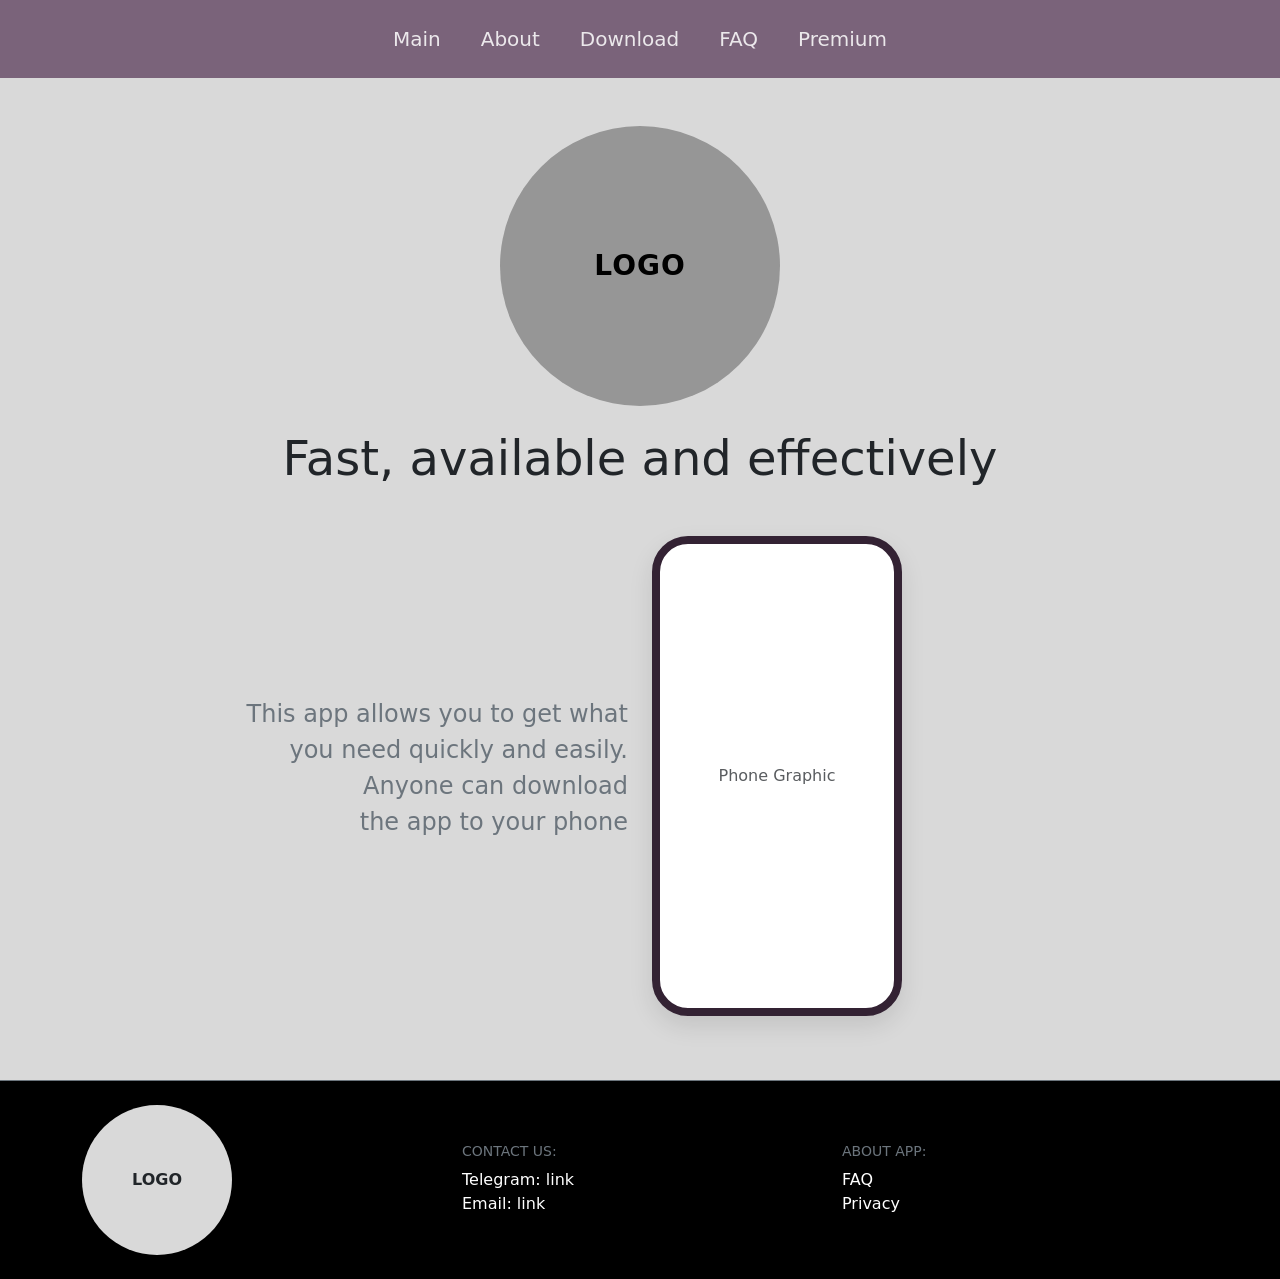
<file: index.html>
<!DOCTYPE html>
<html lang="uk" class="h-100">
<head>
    <meta charset="UTF-8">
    <meta name="viewport" content="width=device-width, initial-scale=1.0">
    <title>Головна - Мобільний додаток</title>
    <meta name="description" content="Швидкий, доступний та ефективний мобільний додаток для ваших щоденних потреб. Завантажуйте прямо зараз.">
    <link rel="shortcut icon" href="images/favicon.ico" type="image/x-icon">
    <link href="https://cdn.jsdelivr.net/npm/bootstrap@5.3.2/dist/css/bootstrap.min.css" rel="stylesheet">
    <link rel="stylesheet" href="css/style.css">
</head>
<body class="d-flex flex-column h-100 logo-bg">

    <nav class="navbar navbar-expand-lg navbar-dark custom-nav py-3">
        <div class="container justify-content-center position-relative">
            <ul class="navbar-nav flex-row gap-4 fs-5 mx-auto">
    		<li class="nav-item"><a class="nav-link" href="index.html">Main</a></li>
    		<li class="nav-item"><a class="nav-link" href="about.html">About</a></li>
   		<li class="nav-item"><a class="nav-link" href="download.html">Download</a></li>
    		<li class="nav-item"><a class="nav-link" href="faq.html">FAQ</a></li>
    		<li class="nav-item"><a class="nav-link" href="premium.html">Premium</a></li>
	    </ul>
        </div>
    </nav>

    <main class="flex-shrink-0 my-auto container text-center">
        <div class="row align-items-center justify-content-center py-5">
            <div class="col-12 mb-4">
                <div class="main-logo-circle d-flex align-items-center justify-content-center mx-auto text-uppercase fw-bold fs-3">
                    Logo
                </div>
            </div>
            
            <div class="col-12 mb-4">
                <h1 class="display-5 fw-normal text-dark text-center">Fast, available and effectively</h1>
            </div>

            <div class="col-md-5 text-md-end text-center my-3">
                <p class="fs-4 text-secondary lh-base">
                    This app allows you to get what<br>
                    you need quickly and easily.<br>
                    Anyone can download<br>
                    the app to your phone
                </p>
            </div>
            
            <div class="col-md-5 text-md-start text-center my-3">
                <div class="phone-mockup mx-auto mx-md-0 d-flex align-items-center justify-content-center">
                    <span class="text-muted">Phone Graphic</span>
                </div>
            </div>
        </div>
    </main>

    <footer class="footer mt-auto py-4 bg-black text-white border-top border-secondary">
        <div class="container">
            <div class="row align-items-center text-center text-md-start">
                <div class="col-md-4 mb-3 mb-md-0 d-flex justify-content-center justify-content-md-start">
                    <div class="footer-logo-circle d-flex align-items-center justify-content-center text-uppercase fw-bold text-dark">
                        Logo
                    </div>
                </div>
                <div class="col-md-4 mb-3 mb-md-0">
                    <h2 class="text-secondary small text-uppercase mb-2">Contact us:</h2>
                    <ul class="list-unstyled mb-0">
                        <li><a href="https://t.me/example" class="text-white text-decoration-none">Telegram: link</a></li>
                        <li><a href="mailto:info@example.com" class="text-white text-decoration-none">Email: link</a></li>
                    </ul>
                </div>
                <div class="col-md-4">
                    <h2 class="text-secondary small text-uppercase mb-2">About app:</h2>
                    <ul class="list-unstyled mb-0">
                        <li><a href="#" class="text-white text-decoration-none">FAQ</a></li>
                        <li><a href="#" class="text-white text-decoration-none">Privacy</a></li>
                    </ul>
                </div>
            </div>
        </div>
    </footer>

    <script src="https://cdn.jsdelivr.net/npm/bootstrap@5.3.2/dist/js/bootstrap.bundle.min.js"></script>
</body>
</html>
</file>
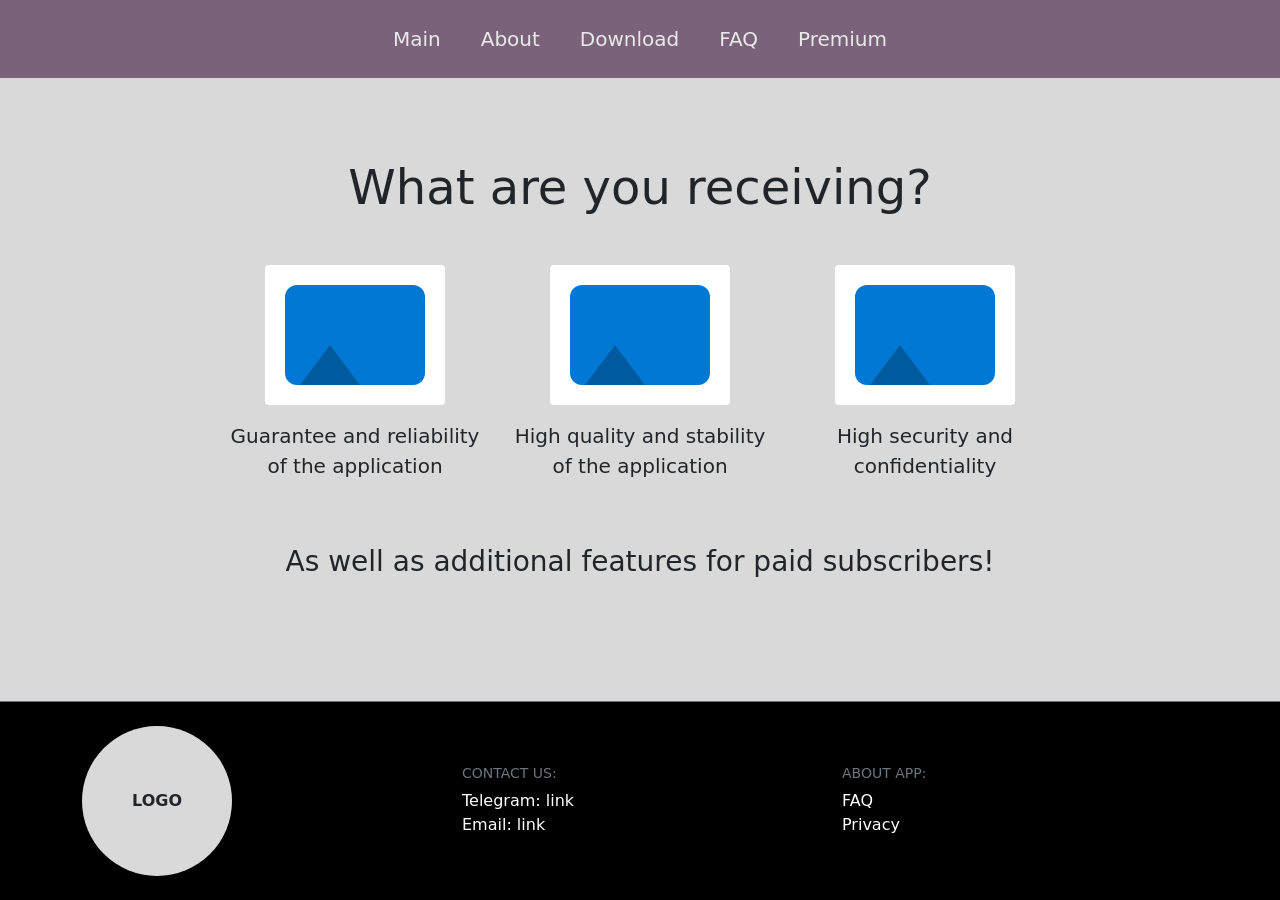
<file: about.html>
<!DOCTYPE html>
<html lang="uk" class="h-100">
<head>
    <meta charset="UTF-8">
    <meta name="viewport" content="width=device-width, initial-scale=1.0">
    <title>Про нас - переваги додатку</title>
    <meta name="description" content="Дізнайтеся про ключові переваги нашого продукту: надійність, висока якість, стабільність та абсолютна конфіденційність.">
    <link rel="shortcut icon" href="images/favicon.ico" type="image/x-icon">
    <link href="https://cdn.jsdelivr.net/npm/bootstrap@5.3.2/dist/css/bootstrap.min.css" rel="stylesheet">
    <link rel="stylesheet" href="css/style.css">
</head>
<body class="d-flex flex-column h-100 logo-bg">

    <nav class="navbar navbar-expand-lg navbar-dark custom-nav py-3">
        <div class="container justify-content-center position-relative">
            <ul class="navbar-nav flex-row gap-4 fs-5 mx-auto">
    		<li class="nav-item"><a class="nav-link" href="index.html">Main</a></li>
    		<li class="nav-item"><a class="nav-link" href="about.html">About</a></li>
   		<li class="nav-item"><a class="nav-link" href="download.html">Download</a></li>
    		<li class="nav-item"><a class="nav-link" href="faq.html">FAQ</a></li>
    		<li class="nav-item"><a class="nav-link" href="premium.html">Premium</a></li>
	    </ul>
        </div>
    </nav>

    <main class="flex-shrink-0 my-auto container text-center py-5">
        <h1 class="display-5 fw-normal text-dark mb-5">What are you receiving?</h1>
        
        <div class="row justify-content-center g-4 mb-5">
            <div class="col-md-4 col-lg-3">
                <div class="card h-100 bg-transparent border-0 align-items-center text-center">
                    <div class="feature-image-placeholder mb-3 d-flex align-items-center justify-content-center">
                        <div class="mock-img"></div>
                    </div>
                    <p class="fs-5 text-dark">Guarantee and reliability of the application</p>
                </div>
            </div>
            <div class="col-md-4 col-lg-3">
                <div class="card h-100 bg-transparent border-0 align-items-center text-center">
                    <div class="feature-image-placeholder mb-3 d-flex align-items-center justify-content-center">
                        <div class="mock-img"></div>
                    </div>
                    <p class="fs-5 text-dark">High quality and stability of the application</p>
                </div>
            </div>
            <div class="col-md-4 col-lg-3">
                <div class="card h-100 bg-transparent border-0 align-items-center text-center">
                    <div class="feature-image-placeholder mb-3 d-flex align-items-center justify-content-center">
                        <div class="mock-img"></div>
                    </div>
                    <p class="fs-5 text-dark">High security and confidentiality</p>
                </div>
            </div>
        </div>

        <div class="row mt-4">
            <div class="col-12">
                <h2 class="h3 fw-normal text-dark">As well as additional features for paid subscribers!</h2>
            </div>
        </div>
    </main>

    <footer class="footer mt-auto py-4 bg-black text-white border-top border-secondary">
        <div class="container">
            <div class="row align-items-center text-center text-md-start">
                <div class="col-md-4 mb-3 mb-md-0 d-flex justify-content-center justify-content-md-start">
                    <div class="footer-logo-circle d-flex align-items-center justify-content-center text-uppercase fw-bold text-dark">Logo</div>
                </div>
                <div class="col-md-4 mb-3 mb-md-0">
                    <h2 class="text-secondary small text-uppercase mb-2">Contact us:</h2>
                    <ul class="list-unstyled mb-0">
                        <li><a href="#" class="text-white text-decoration-none">Telegram: link</a></li>
                        <li><a href="#" class="text-white text-decoration-none">Email: link</a></li>
                    </ul>
                </div>
                <div class="col-md-4">
                    <h2 class="text-secondary small text-uppercase mb-2">About app:</h2>
                    <ul class="list-unstyled mb-0">
                        <li><a href="#" class="text-white text-decoration-none">FAQ</a></li>
                        <li><a href="#" class="text-white text-decoration-none">Privacy</a></li>
                    </ul>
                </div>
            </div>
        </div>
    </footer>

    <script src="https://cdn.jsdelivr.net/npm/bootstrap@5.3.2/dist/js/bootstrap.bundle.min.js"></script>
</body>
</html>
</file>
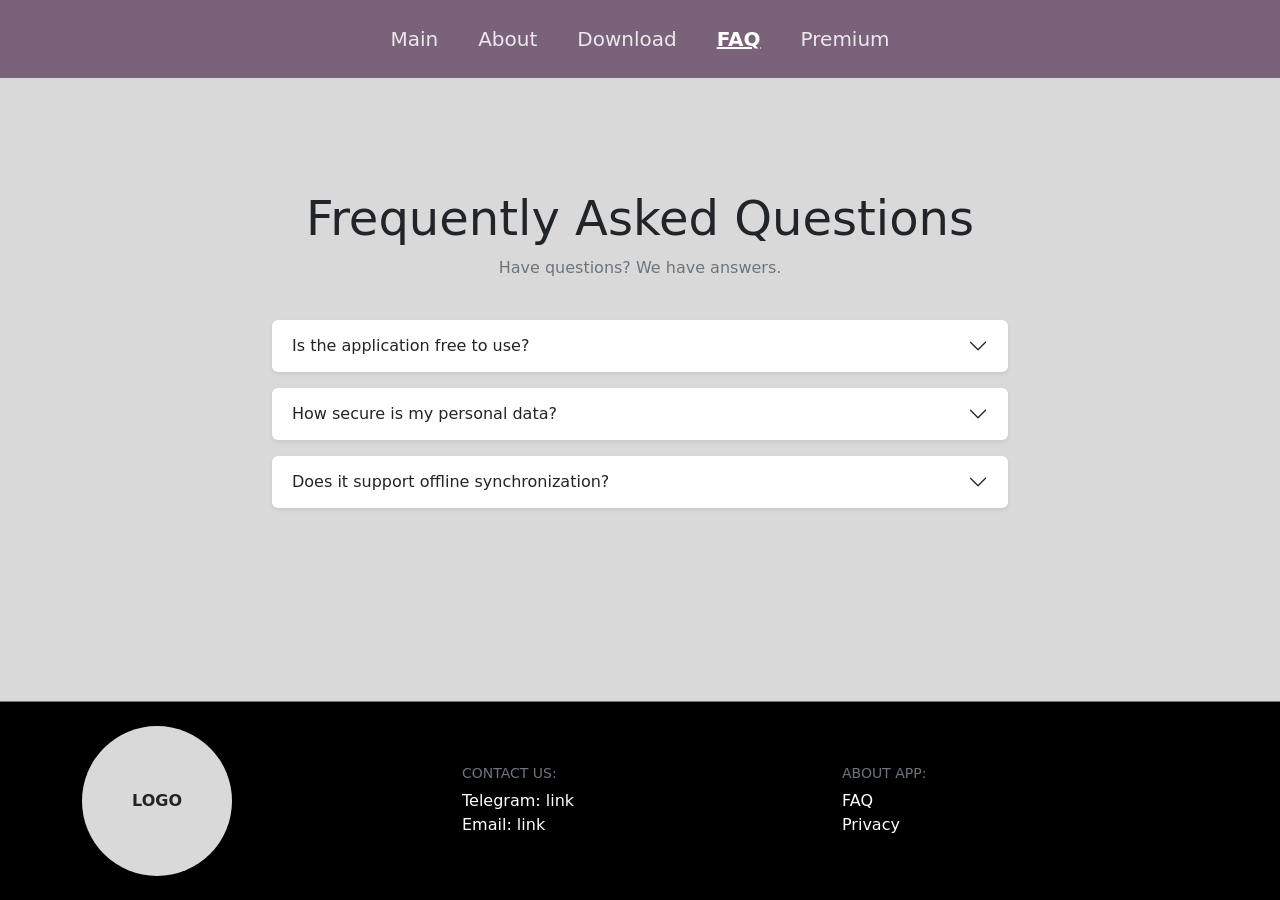
<file: faq.html>
<!DOCTYPE html>
<html lang="uk" class="h-100">
<head>
    <meta charset="UTF-8">
    <meta name="viewport" content="width=device-width, initial-scale=1.0">
    <title>FAQ - Часті питання про додаток</title>
    <meta name="description" content="Знайдіть відповіді на найпопулярніші запитання щодо встановлення, безпеки та використання нашого мобільного додатку.">
    <link rel="shortcut icon" href="images/favicon.ico" type="image/x-icon">
    <link href="https://cdn.jsdelivr.net/npm/bootstrap@5.3.2/dist/css/bootstrap.min.css" rel="stylesheet">
    <link rel="stylesheet" href="css/style.css">
</head>
<body class="d-flex flex-column h-100 logo-bg">

    <nav class="navbar navbar-expand-lg navbar-dark custom-nav py-3">
        <div class="container justify-content-center position-relative">
            <ul class="navbar-nav flex-row gap-4 fs-5 mx-auto">
                <li class="nav-item"><a class="nav-link" href="index.html">Main</a></li>
                <li class="nav-item"><a class="nav-link" href="about.html">About</a></li>
                <li class="nav-item"><a class="nav-link" href="download.html">Download</a></li>
                <li class="nav-item"><a class="nav-link active fw-bold text-decoration-underline" href="faq.html">FAQ</a></li>
                <li class="nav-item"><a class="nav-link" href="premium.html">Premium</a></li>
            </ul>
        </div>
    </nav>

    <main class="flex-shrink-0 my-auto container py-5">
        <div class="row justify-content-center">
            <div class="col-lg-8 text-center mb-4">
                <h1 class="display-5 fw-normal text-dark">Frequently Asked Questions</h1>
                <p class="text-secondary">Have questions? We have answers.</p>
            </div>
            
            <div class="col-lg-8 mx-auto">
                <div class="accordion custom-accordion" id="faqAccordion">
                    
                    <div class="accordion-item mb-3 border-0 bg-white rounded shadow-sm">
                        <h2 class="accordion-header" id="headingOne">
                            <button class="accordion-button collapsed fw-medium text-dark bg-transparent" type="button" data-bs-toggle="collapse" data-bs-target="#collapseOne" aria-expanded="false" aria-controls="collapseOne">
                                Is the application free to use?
                            </button>
                        </h2>
                        <div id="collapseOne" class="accordion-collapse collapse" aria-labelledby="headingOne" data-bs-parent="#faqAccordion">
                            <div class="accordion-body text-secondary">
                                Yes, the application is completely free to download and use for basic features on Android, iOS, Windows, and macOS. Extra functions are available via the Premium plan.
                            </div>
                        </div>
                    </div>

                    <div class="accordion-item mb-3 border-0 bg-white rounded shadow-sm">
                        <h2 class="accordion-header" id="headingTwo">
                            <button class="accordion-button collapsed fw-medium text-dark bg-transparent" type="button" data-bs-toggle="collapse" data-bs-target="#collapseTwo" aria-expanded="false" aria-controls="collapseTwo">
                                How secure is my personal data?
                            </button>
                        </h2>
                        <div id="collapseTwo" class="accordion-collapse collapse" aria-labelledby="headingTwo" data-bs-parent="#faqAccordion">
                            <div class="accordion-body text-secondary">
                                Security is our priority. We use end-to-end encryption to guarantee that all your data remains strictly confidential and protected from unauthorized access.
                            </div>
                        </div>
                    </div>

                    <div class="accordion-item mb-3 border-0 bg-white rounded shadow-sm">
                        <h2 class="accordion-header" id="headingThree">
                            <button class="accordion-button collapsed fw-medium text-dark bg-transparent" type="button" data-bs-toggle="collapse" data-bs-target="#collapseThree" aria-expanded="false" aria-controls="collapseThree">
                                Does it support offline synchronization?
                            </button>
                        </h2>
                        <div id="collapseThree" class="accordion-collapse collapse" aria-labelledby="headingThree" data-bs-parent="#faqAccordion">
                            <div class="accordion-body text-secondary">
                                Absolutely. The application caches your progress locally and seamlessly synchronizes with the cloud once your device establishes a stable internet connection.
                            </div>
                        </div>
                    </div>

                </div>
            </div>
        </div>
    </main>

    <footer class="footer mt-auto py-4 bg-black text-white border-top border-secondary">
        <div class="container">
            <div class="row align-items-center text-center text-md-start">
                <div class="col-md-4 mb-3 mb-md-0 d-flex justify-content-center justify-content-md-start">
                    <div class="footer-logo-circle d-flex align-items-center justify-content-center text-uppercase fw-bold text-dark">Logo</div>
                </div>
                <div class="col-md-4 mb-3 mb-md-0">
                    <h5 class="text-secondary small text-uppercase mb-2">Contact us:</h5>
                    <ul class="list-unstyled mb-0">
                        <li><a href="#" class="text-white text-decoration-none">Telegram: link</a></li>
                        <li><a href="#" class="text-white text-decoration-none">Email: link</a></li>
                    </ul>
                </div>
                <div class="col-md-4">
                    <h5 class="text-secondary small text-uppercase mb-2">About app:</h5>
                    <ul class="list-unstyled mb-0">
                        <li><a href="faq.html" class="text-white text-decoration-none">FAQ</a></li>
                        <li><a href="#" class="text-white text-decoration-none">Privacy</a></li>
                    </ul>
                </div>
            </div>
        </div>
    </footer>

    <script src="https://cdn.jsdelivr.net/npm/bootstrap@5.3.2/dist/js/bootstrap.bundle.min.js"></script>
</body>
</html>
</file>
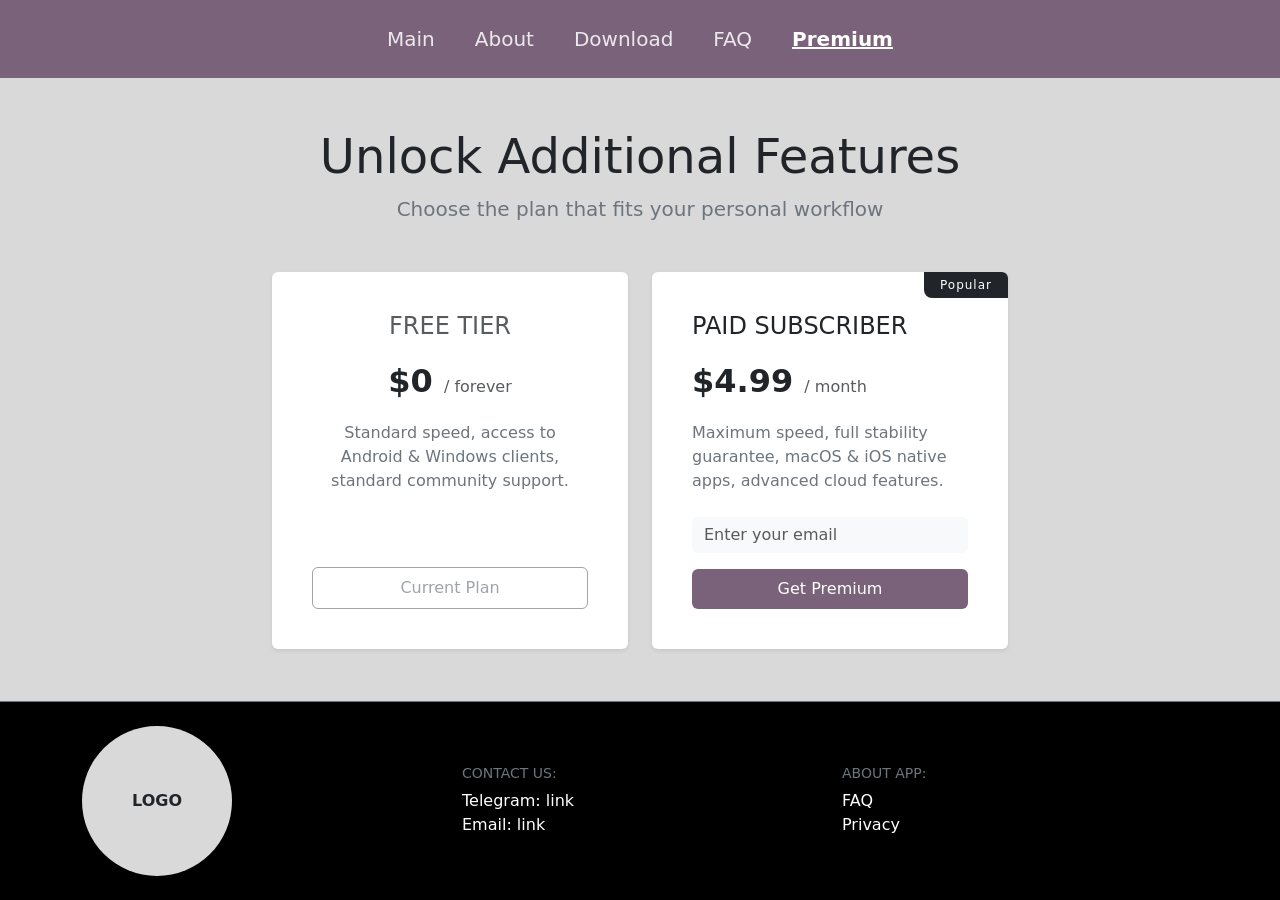
<file: premium.html>
<!DOCTYPE html>
<html lang="uk" class="h-100">
<head>
    <meta charset="UTF-8">
    <meta name="viewport" content="width=device-width, initial-scale=1.0">
    <title>Premium плани - Додаткові можливості</title>
    <meta name="description" content="Оберіть найкращий тарифний план та отримайте доступ до преміальних можливостей нашого мобільного додатку.">
    <link rel="shortcut icon" href="images/favicon.ico" type="image/x-icon">
    <link href="https://cdn.jsdelivr.net/npm/bootstrap@5.3.2/dist/css/bootstrap.min.css" rel="stylesheet">
    <link rel="stylesheet" href="css/style.css">
</head>
<body class="d-flex flex-column h-100 logo-bg">

    <nav class="navbar navbar-expand-lg navbar-dark custom-nav py-3">
        <div class="container justify-content-center position-relative">
            <ul class="navbar-nav flex-row gap-4 fs-5 mx-auto">
                <li class="nav-item"><a class="nav-link" href="index.html">Main</a></li>
                <li class="nav-item"><a class="nav-link" href="about.html">About</a></li>
                <li class="nav-item"><a class="nav-link" href="download.html">Download</a></li>
                <li class="nav-item"><a class="nav-link" href="faq.html">FAQ</a></li>
                <li class="nav-item"><a class="nav-link active fw-bold text-decoration-underline" href="premium.html">Premium</a></li>
            </ul>
        </div>
    </nav>

    <main class="flex-shrink-0 my-auto container py-5">
        <div class="text-center mb-5">
            <h1 class="display-5 fw-normal text-dark">Unlock Additional Features</h1>
            <p class="fs-5 text-secondary">Choose the plan that fits your personal workflow</p>
        </div>

        <div class="row justify-content-center g-4">
            <div class="col-md-5 col-lg-4">
                <div class="card h-100 border-0 rounded p-4 text-center bg-white shadow-sm">
                    <div class="card-body d-flex flex-column">
                        <h2 class="h4 fw-normal text-muted text-uppercase mb-3">Free Tier</h2>
                        <div class="fs-2 fw-bold text-dark mb-3">$0 <span class="fs-6 fw-light text-muted">/ forever</span></div>
                        <p class="text-secondary mb-4">Standard speed, access to Android & Windows clients, standard community support.</p>
                        <button type="button" class="btn btn-outline-secondary mt-auto w-100 py-2" disabled>Current Plan</button>
                    </div>
                </div>
            </div>

            <div class="col-md-5 col-lg-4">
                <div class="card h-100 border-0 rounded p-4 bg-white shadow-sm position-relative overflow-hidden">
                    <div class="premium-badge position-absolute top-0 end-0 bg-dark text-white py-1 px-3 small">Popular</div>
                    <div class="card-body d-flex flex-column">
                        <h2 class="h4 fw-normal text-dark text-uppercase mb-3">Paid Subscriber</h2>
                        <div class="fs-2 fw-bold text-dark mb-3">$4.99 <span class="fs-6 fw-light text-muted">/ month</span></div>
                        <p class="text-secondary mb-4">Maximum speed, full stability guarantee, macOS & iOS native apps, advanced cloud features.</p>
                        
                        <form action="https://httpbin.org/post" method="POST" class="mt-auto">
                            <div class="mb-3">
                                <input type="email" name="user_email" class="form-submit-input form-control bg-light border-0" placeholder="Enter your email" required>
                            </div>
                            <button type="submit" class="btn custom-submit-btn w-100 py-2 text-white fw-medium">Get Premium</button>
                        </form>
                    </div>
                </div>
            </div>
        </div>
    </main>

    <footer class="footer mt-auto py-4 bg-black text-white border-top border-secondary">
        <div class="container">
            <div class="row align-items-center text-center text-md-start">
                <div class="col-md-4 mb-3 mb-md-0 d-flex justify-content-center justify-content-md-start">
                    <div class="footer-logo-circle d-flex align-items-center justify-content-center text-uppercase fw-bold text-dark">Logo</div>
                </div>
                <div class="col-md-4 mb-3 mb-md-0">
                    <h2 class="text-secondary small text-uppercase mb-2">Contact us:</h2>
                    <ul class="list-unstyled mb-0">
                        <li><a href="#" class="text-white text-decoration-none">Telegram: link</a></li>
                        <li><a href="#" class="text-white text-decoration-none">Email: link</a></li>
                    </ul>
                </div>
                <div class="col-md-4">
                    <h2 class="text-secondary small text-uppercase mb-2">About app:</h2>
                    <ul class="list-unstyled mb-0">
                        <li><a href="faq.html" class="text-white text-decoration-none">FAQ</a></li>
                        <li><a href="#" class="text-white text-decoration-none">Privacy</a></li>
                    </ul>
                </div>
            </div>
        </div>
    </footer>

    <script src="https://cdn.jsdelivr.net/npm/bootstrap@5.3.2/dist/js/bootstrap.bundle.min.js"></script>
</body>
</html>
</file>
<file: css/style.css>
/* Налаштування базової колірної палітри з макетів Figma */
:root {
    --bg-main: #d9d9d9;        /* Світло-сірий фон сторінок */
    --nav-purple: #7a637a;     /* Пастельний фіолетовий колір навбару */
    --logo-grey: #969696;      /* Стандартний сірий колір для макетів фігур */
    --blue-mock: #0078d4;      /* Синій акцент для іконок галереї */
}

img {
    max-width: 100%;
    height: auto;
}

body.logo-bg {
    background-color: var(--bg-main);
    font-family: system-ui, -apple-system, "Segoe UI", Roboto, sans-serif;
}

/* Навігаційна панель */
.custom-nav {
    background-color: var(--nav-purple) !important;
}

.custom-nav .nav-link {
    color: rgba(255, 255, 255, 0.85) !important;
}

.custom-nav .nav-link:hover, 
.custom-nav .nav-link.active {
    color: #ffffff !important;
}

/* Специфічні графічні елементи за Figma-прототипом */
.main-logo-circle {
    width: 240px;
    height: 240px;
    background-color: var(--logo-grey);
    border-radius: 50%;
    color: #000000;
    letter-spacing: 1px;
}

.phone-mockup {
    width: 250px;
    height: 480px;
    background-color: #ffffff;
    border: 8px solid #332233;
    border-radius: 36px;
    box-shadow: 0 10px 25px rgba(0,0,0,0.1);
}

/* Плейсхолдер картинок (сині картки із завантажень/про нас) */
.feature-image-placeholder {
    width: 180px;
    height: 140px;
    background-color: #ffffff;
    border-radius: 4px;
    position: relative;
}

.mock-img {
    width: 140px;
    height: 100px;
    background-color: var(--blue-mock);
    border-radius: 12px;
    position: relative;
}

/* Декоративні гори на синьому плейсхолдері */
.mock-img::before {
    content: "";
    position: absolute;
    bottom: 0;
    left: 15px;
    border-left: 30px solid transparent;
    border-right: 30px solid transparent;
    border-bottom: 40px solid #005a9e;
}

/* Елементи футера */
.footer-logo-circle {
    width: 150px;
    height: 150px;
    background-color: var(--bg-main);
    border-radius: 50%;
}

/* Стилі для сторінки FAQ та Premium */
.custom-accordion .accordion-button:not(.collapsed) {
    background-color: rgba(122, 99, 122, 0.1) !important;
    color: var(--nav-purple) !important;
    box-shadow: none;
}

.custom-accordion .accordion-button:focus {
    box-shadow: none;
    border-color: rgba(122, 99, 122, 0.3);
}

.custom-submit-btn {
    background-color: var(--nav-purple) !important;
    border: none;
    transition: background-color 0.2s ease-in-out;
}

.custom-submit-btn:hover {
    background-color: #5c495c !important;
}

.form-submit-input:focus {
    background-color: #ffffff !important;
    border: 1px solid var(--nav-purple) !important;
    box-shadow: none !important;
}

.premium-badge {
    border-bottom-left-radius: 8px;
    font-size: 0.75rem;
    letter-spacing: 1px;
}

/* Прив'язка футера до низу за умови довгого/короткого екрана */
html, body {
    height: 100%;
}

/* Адаптивність (Медіа-запити) */
@media (min-width: 992px) {
    .main-logo-circle {
        width: 280px;
        height: 280px;
    }
}

@media (min-width: 1200px) {
    .container {
        max-width: 1140px;
    }
}
@media (max-width: 768px) {
    .container {
        width: 100%;
        padding: 0 15px; /* Щоб контент не притискався до країв екрана */
    }

    .features-grid, .menu-items {
        display: flex;
        flex-direction: column;
    }

    /* Зменшуємо розмір шрифтів, щоб заголовки не займали весь екран */
    h1 {
        font-size: 24px;
    }
}
</file>
